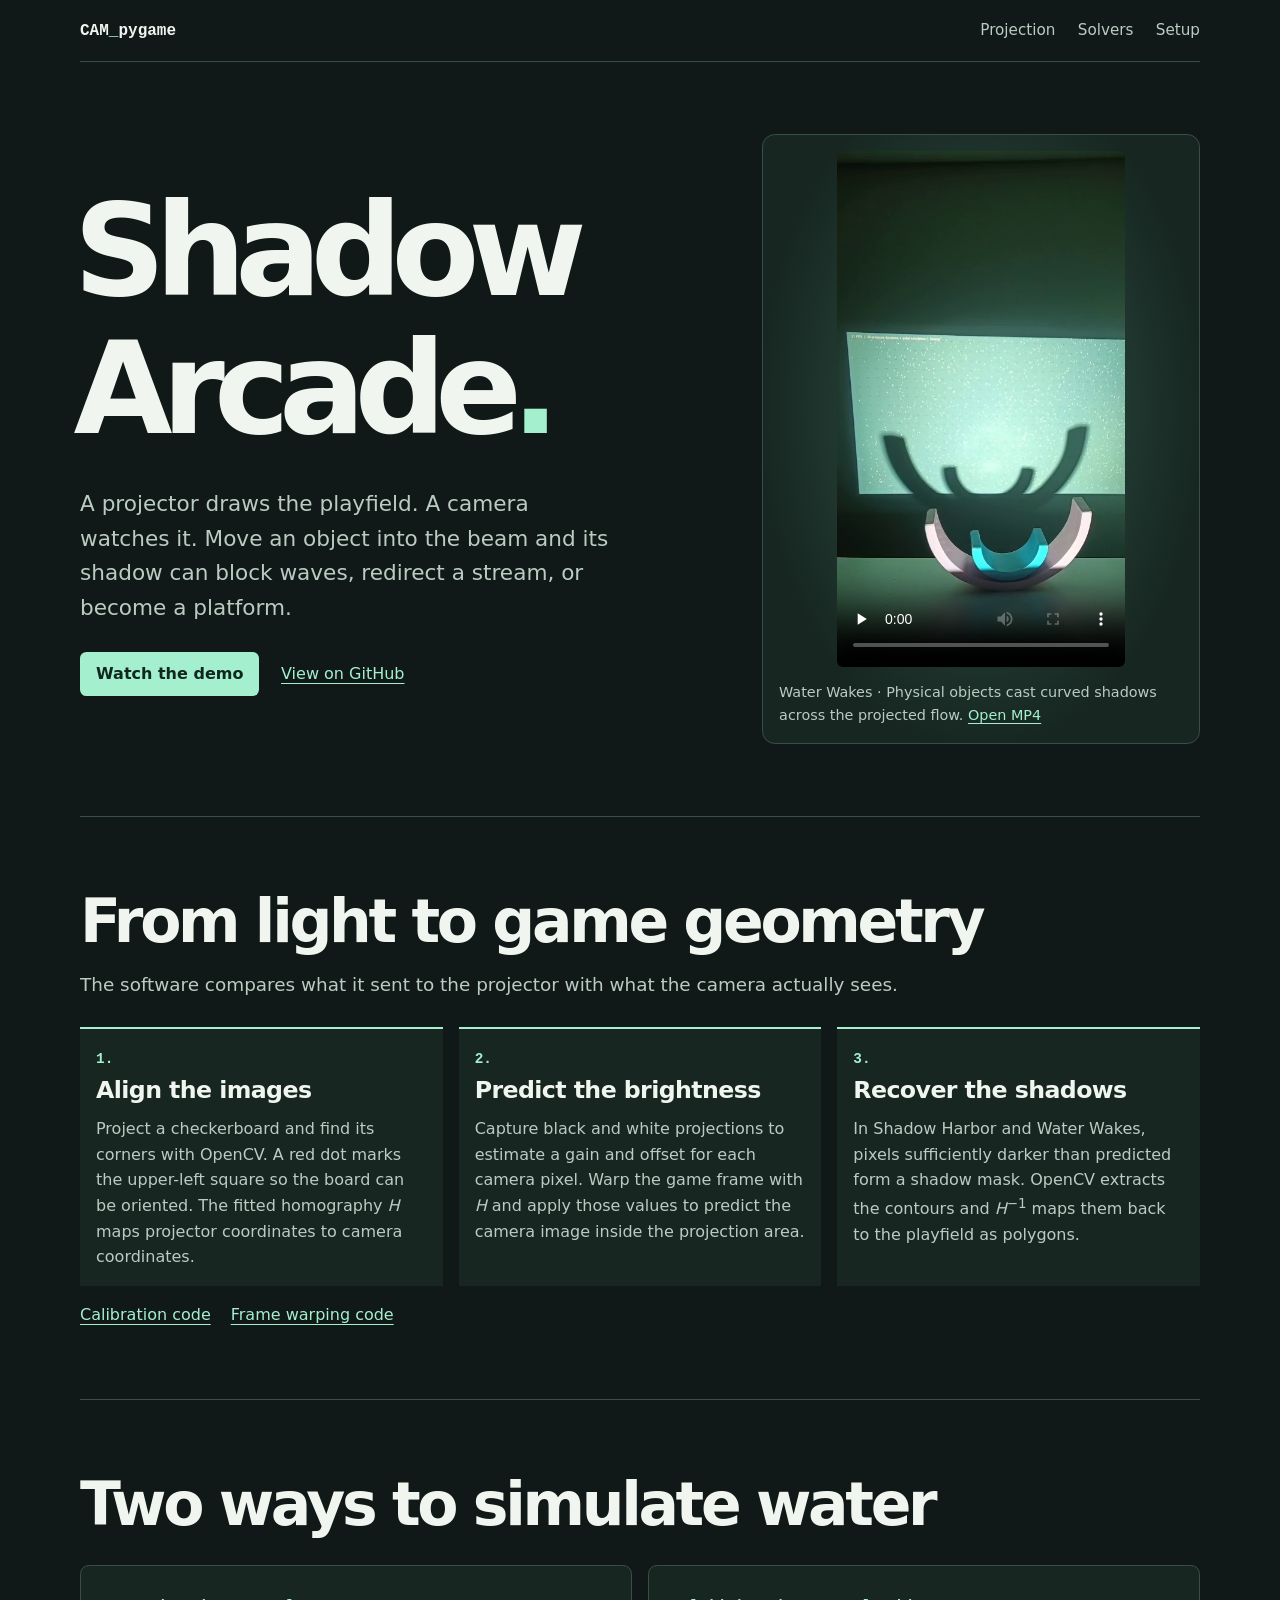
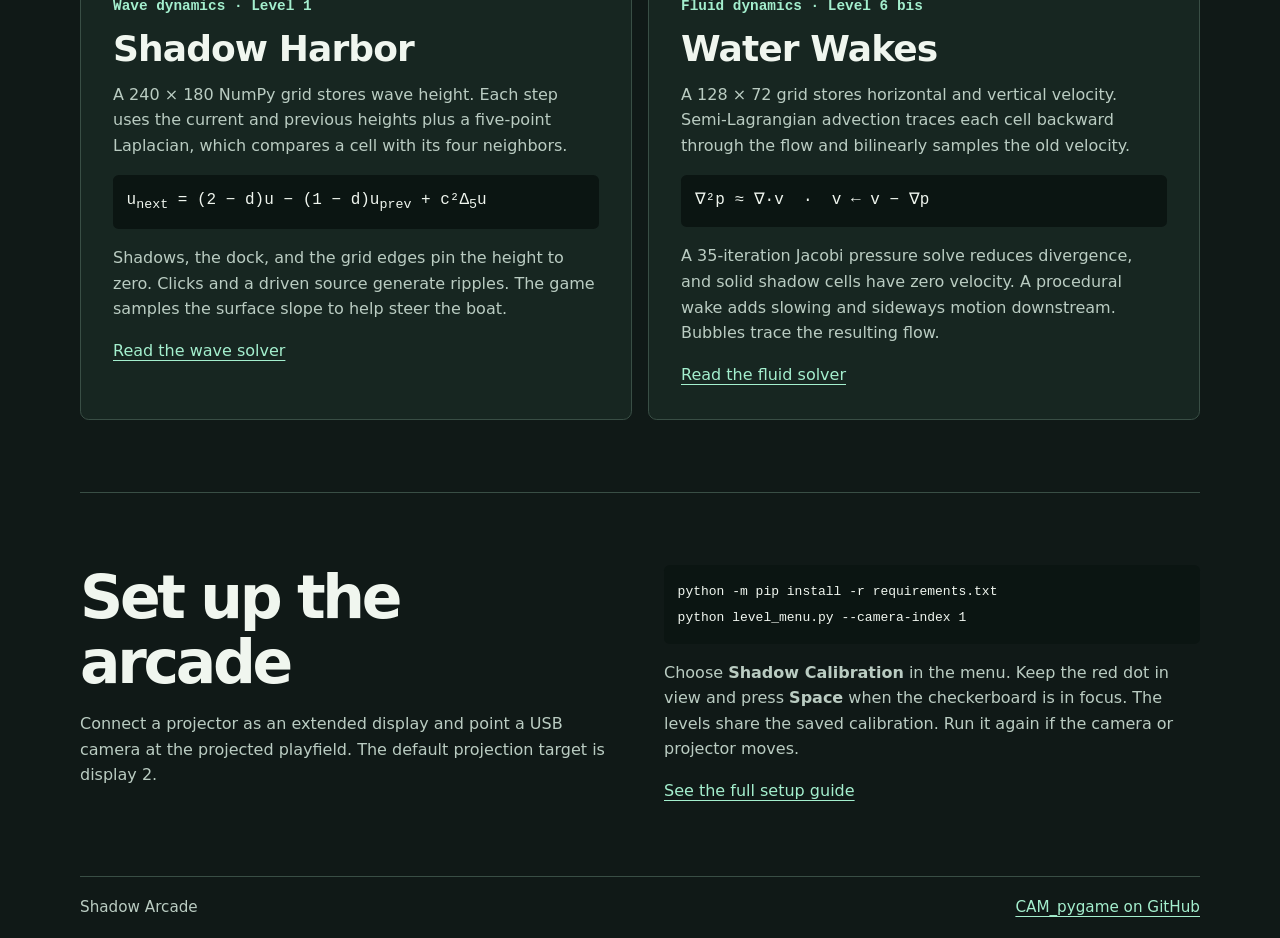
<file: docs/index.html>
<!doctype html>
<html lang="en">
<head>
  <meta charset="utf-8">
  <meta name="viewport" content="width=device-width, initial-scale=1">
  <meta name="description" content="Shadow Arcade turns real shadows into game geometry with a camera, a projector, and real-time wave and fluid solvers.">
  <meta name="theme-color" content="#101917">
  <title>Shadow Arcade · CAM_pygame</title>
  <link rel="stylesheet" href="style.css">
</head>
<body>
  <header class="site-header wrap">
    <a class="wordmark" href="#top">CAM<span>_</span>pygame</a>
    <nav aria-label="Main navigation">
      <a href="#projection">Projection</a>
      <a href="#solvers">Solvers</a>
      <a href="#setup">Setup</a>
    </nav>
  </header>

  <main id="top">
    <section class="hero wrap" aria-labelledby="title">
      <div class="intro">
        <h1 id="title">Shadow<br>Arcade<span>.</span></h1>
        <p>A projector draws the playfield. A camera watches it. Move an object into the beam and its shadow can block waves, redirect a stream, or become a platform.</p>
        <div class="actions">
          <a class="button" href="#demo">Watch the demo</a>
          <a href="https://github.com/fmessens/CAM_pygame">View on GitHub</a>
        </div>
      </div>
      <figure id="demo">
        <video controls playsinline preload="none" width="480" height="860"
               poster="assets/shadow-arcade.jpg" aria-label="Water Wakes projector demo"
               aria-describedby="demo-caption">
          <source src="assets/shadow-arcade.mp4" type="video/mp4">
        </video>
        <figcaption id="demo-caption">Water Wakes · Physical objects cast curved shadows across the projected flow. <a href="assets/shadow-arcade.mp4">Open MP4</a></figcaption>
      </figure>
    </section>

    <section id="projection" class="section wrap" aria-labelledby="projection-title">
      <h2 id="projection-title">From light to game geometry</h2>
      <p class="lead">The software compares what it sent to the projector with what the camera actually sees.</p>
      <ol class="pipeline">
        <li>
          <h3>Align the images</h3>
          <p>Project a checkerboard and find its corners with OpenCV. A red dot marks the upper-left square so the board can be oriented. The fitted homography <var>H</var> maps projector coordinates to camera coordinates.</p>
        </li>
        <li>
          <h3>Predict the brightness</h3>
          <p>Capture black and white projections to estimate a gain and offset for each camera pixel. Warp the game frame with <var>H</var> and apply those values to predict the camera image inside the projection area.</p>
        </li>
        <li>
          <h3>Recover the shadows</h3>
          <p>In Shadow Harbor and Water Wakes, pixels sufficiently darker than predicted form a shadow mask. OpenCV extracts the contours and <var>H</var><sup>−1</sup> maps them back to the playfield as polygons.</p>
        </li>
      </ol>
      <p class="source"><a href="https://github.com/fmessens/CAM_pygame/blob/main/modules/calibration.py">Calibration code</a> <a href="https://github.com/fmessens/CAM_pygame/blob/main/modules/camera_magic.py">Frame warping code</a></p>
    </section>

    <section id="solvers" class="section wrap" aria-labelledby="solvers-title">
      <h2 id="solvers-title">Two ways to simulate water</h2>
      <div class="solvers">
        <article>
          <p class="label">Wave dynamics · Level 1</p>
          <h3>Shadow Harbor</h3>
          <p>A 240 × 180 NumPy grid stores wave height. Each step uses the current and previous heights plus a five-point Laplacian, which compares a cell with its four neighbors.</p>
          <p class="equation" aria-label="Next height equals two minus damping times current height, minus one minus damping times previous height, plus c squared times the discrete Laplacian.">u<sub>next</sub> = (2 − d)u − (1 − d)u<sub>prev</sub> + c²Δ<sub>5</sub>u</p>
          <p>Shadows, the dock, and the grid edges pin the height to zero. Clicks and a driven source generate ripples. The game samples the surface slope to help steer the boat.</p>
          <a href="https://github.com/fmessens/CAM_pygame/blob/main/level_1.py">Read the wave solver</a>
        </article>
        <article>
          <p class="label">Fluid dynamics · Level 6 bis</p>
          <h3>Water Wakes</h3>
          <p>A 128 × 72 grid stores horizontal and vertical velocity. Semi-Lagrangian advection traces each cell backward through the flow and bilinearly samples the old velocity.</p>
          <p class="equation" aria-label="Solve the pressure Poisson equation, then subtract the pressure gradient from velocity.">∇²p ≈ ∇·v &nbsp;·&nbsp; v ← v − ∇p</p>
          <p>A 35-iteration Jacobi pressure solve reduces divergence, and solid shadow cells have zero velocity. A procedural wake adds slowing and sideways motion downstream. Bubbles trace the resulting flow.</p>
          <a href="https://github.com/fmessens/CAM_pygame/blob/main/level_6_bis.py">Read the fluid solver</a>
        </article>
      </div>
    </section>

    <section id="setup" class="section setup wrap" aria-labelledby="setup-title">
      <div>
        <h2 id="setup-title">Set up the arcade</h2>
        <p>Connect a projector as an extended display and point a USB camera at the projected playfield. The default projection target is display 2.</p>
      </div>
      <div>
        <pre><code>python -m pip install -r requirements.txt
python level_menu.py --camera-index 1</code></pre>
        <p>Choose <strong>Shadow Calibration</strong> in the menu. Keep the red dot in view and press <strong>Space</strong> when the checkerboard is in focus. The levels share the saved calibration. Run it again if the camera or projector moves.</p>
        <a href="https://github.com/fmessens/CAM_pygame#setup">See the full setup guide</a>
      </div>
    </section>
  </main>

  <footer class="site-footer wrap">
    <span>Shadow Arcade</span>
    <a href="https://github.com/fmessens/CAM_pygame">CAM_pygame on GitHub</a>
  </footer>
</body>
</html>
</file>
<file: docs/style.css>
:root {
  color-scheme: dark;
  --ink: #f0f6ef;
  --muted: #baccc2;
  --base: #101917;
  --panel: #172621;
  --accent: #a4efce;
  --line: #394e45;
  font-family: system-ui, sans-serif;
  line-height: 1.6;
}

* { box-sizing: border-box; }
body { margin: 0; color: var(--ink); background: var(--base); }
a { color: var(--accent); text-underline-offset: .24em; }
a:hover { color: #e1fff0; }
:focus-visible { outline: 2px solid var(--accent); outline-offset: 5px; }
[id] { scroll-margin-top: 1.25rem; }
p { margin: 0 0 1rem; }
.wrap { width: min(70rem, calc(100% - 3rem)); margin-inline: auto; }

.site-header, .site-footer {
  display: flex;
  align-items: center;
  justify-content: space-between;
  flex-wrap: wrap;
  gap: .65rem 1.5rem;
  padding-block: 1.15rem;
}
.site-header { border-bottom: 1px solid var(--line); }
.wordmark { color: var(--ink); text-decoration: none; font: 700 1rem ui-monospace, monospace; }
.wordmark span, h1 span { color: var(--accent); }
nav { display: flex; flex-wrap: wrap; gap: .35rem 1.4rem; }
nav a { color: var(--muted); font-size: .95rem; text-decoration: none; }
nav a:hover { text-decoration: underline; }

.hero {
  display: grid;
  grid-template-columns: 1.15fr .85fr;
  align-items: center;
  gap: clamp(2rem, 7vw, 6rem);
  padding-block: clamp(2rem, 6vw, 4.5rem);
}
h1, h2, h3 { line-height: 1.08; }
h1 {
  font-size: clamp(4rem, 10vw, 8.5rem);
  letter-spacing: -.085em;
  margin: 0 0 1.8rem -.05em;
}
.intro p {
  max-width: 34rem;
  color: var(--muted);
  font-size: clamp(1.1rem, 2.2vw, 1.35rem);
}
.actions {
  display: flex;
  flex-wrap: wrap;
  gap: .75rem 1.35rem;
  align-items: center;
  margin-top: 1.65rem;
}
.button {
  display: inline-block;
  padding: .58rem 1rem;
  border-radius: .4rem;
  background: var(--accent);
  color: #10271f;
  font-weight: 700;
  text-decoration: none;
}
.button:hover { color: #10271f; background: #d3fae8; }
figure {
  margin: 0;
  padding: 1rem;
  border: 1px solid var(--line);
  border-radius: .8rem;
  background: radial-gradient(ellipse at 50% 45%, #31594a, var(--panel) 72%);
}
video {
  display: block;
  width: min(100%, 18rem);
  height: auto;
  aspect-ratio: 480 / 860;
  margin-inline: auto;
  border-radius: .35rem;
  background: #101917;
}
figcaption { margin-top: .85rem; color: var(--muted); font-size: .9rem; }
figcaption a { white-space: nowrap; }

.section { border-top: 1px solid var(--line); padding-block: clamp(2.25rem, 6vw, 4.5rem); }
h2 { margin: 0 0 1rem; font-size: clamp(2.15rem, 5vw, 3.75rem); letter-spacing: -.055em; }
h3 { margin: 0 0 .8rem; font-size: 1.48rem; letter-spacing: -.025em; }
.section p { color: var(--muted); }
.lead { font-size: 1.15rem; }
.pipeline {
  display: grid;
  grid-template-columns: repeat(3, 1fr);
  gap: 1rem;
  padding: 0;
  margin: 1.75rem 0 1rem;
  list-style-position: inside;
}
.pipeline li {
  border-top: 2px solid var(--accent);
  padding: 1rem;
  background: var(--panel);
}
.pipeline li::marker { color: var(--accent); font: 700 .9rem ui-monospace, monospace; }
.pipeline h3 { margin-top: .45rem; }
.pipeline p, .section .source { margin-bottom: 0; }
.source { display: flex; flex-wrap: wrap; gap: .25rem 1.25rem; }
.solvers, .setup { display: grid; grid-template-columns: repeat(2, minmax(0, 1fr)); gap: 1rem; }
.solvers { margin-top: 1.75rem; }
.solvers article {
  padding: clamp(1rem, 3vw, 2rem);
  border: 1px solid var(--line);
  border-radius: .55rem;
  background: var(--panel);
}
.solvers h3 { font-size: clamp(1.65rem, 3vw, 2.25rem); }
.solvers .label { color: var(--accent); font: 600 .9rem ui-monospace, monospace; }
.equation, pre {
  padding: .85rem;
  border-radius: .35rem;
  background: #0b1512;
  font-family: ui-monospace, monospace;
}
.solvers .equation { color: var(--ink); }
.setup { gap: 1.25rem 3rem; }
.setup p { max-width: 38rem; }
pre { margin: 0 0 1rem; white-space: pre-wrap; overflow-wrap: anywhere; }
.site-footer { border-top: 1px solid var(--line); color: var(--muted); font-size: .95rem; }

@media (max-width: 47rem) {
  .hero, .pipeline, .solvers, .setup { grid-template-columns: 1fr; }
  .hero { align-items: start; }
  figure { width: min(100%, 27rem); }
}
@media (max-width: 25rem) {
  .wrap { width: calc(100% - 2rem); }
  h1 { font-size: clamp(2.85rem, 17vw, 4rem); }
}
</file>
